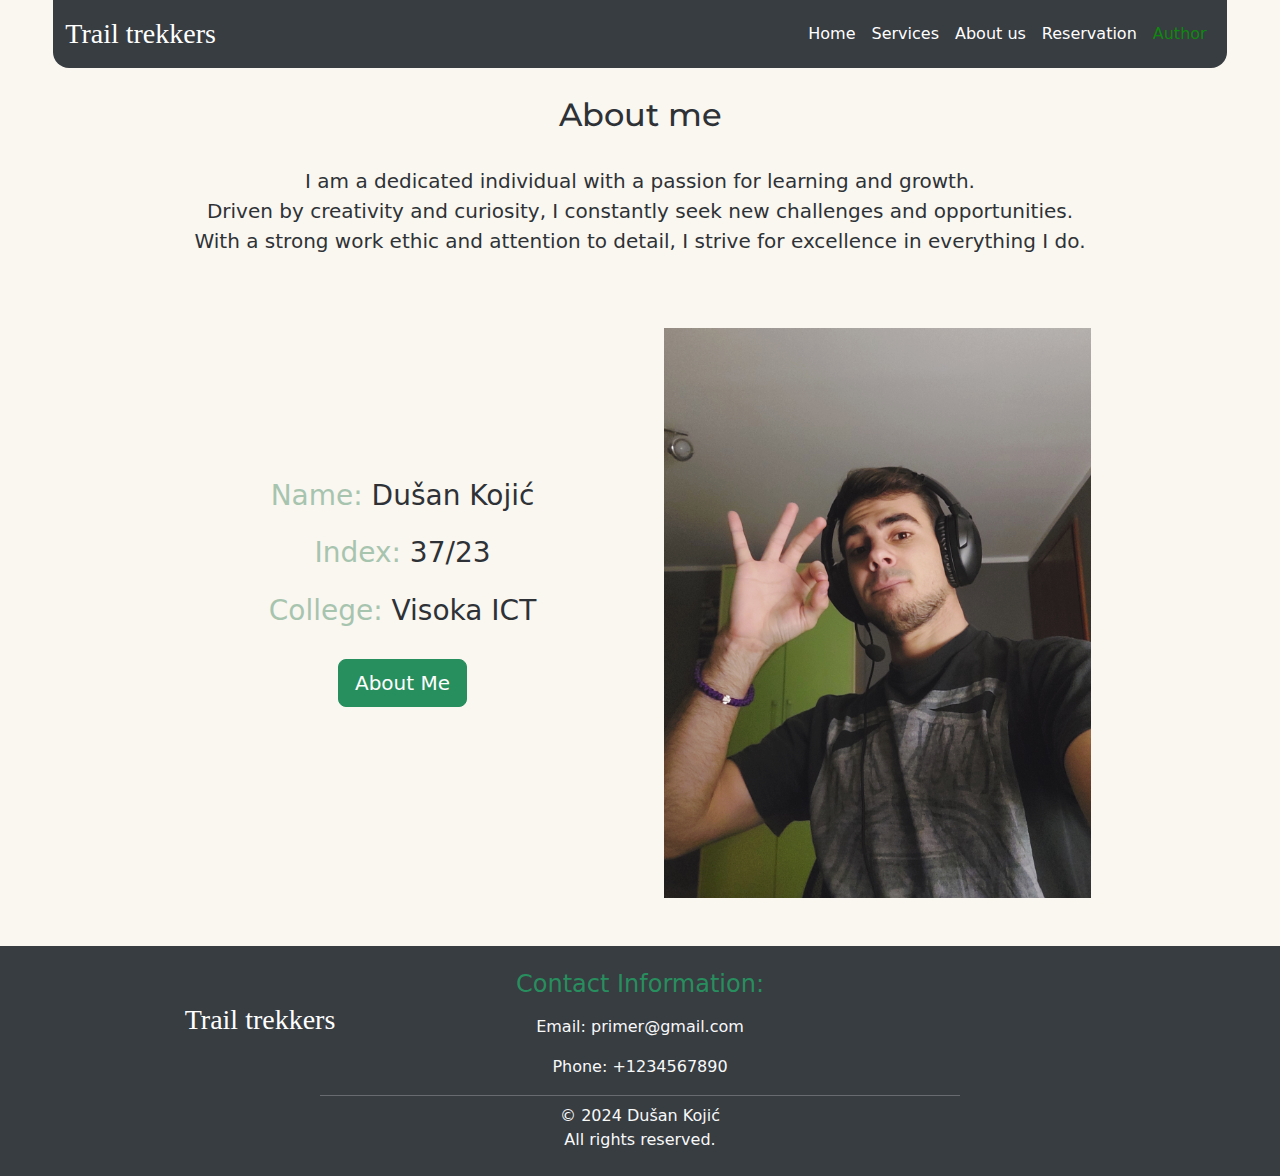
<file: aboutme.html>
<!DOCTYPE html>
<html lang="en">
  <head>
    <title>Trail Trekkers</title>
    <meta charset="utf-8"/>
    <meta name="viewport" content="width=device-width, initial-scale=1.0"/>
    <meta name="keywords" content="Crew, Camping, Outdoor recreation, Adventures"/>
    <meta name="description" content="Discover the wonders of nature with Trail Trekkers."/>
    <link rel="stylesheet" type="text/css" href="css/scss/style.css"/>
    <link rel="shortcut icon" type="img/jpg" href="img/tabico.jpg"/>
    <link href="https://cdn.jsdelivr.net/npm/bootstrap@5.3.3/dist/css/bootstrap.min.css" rel="stylesheet" integrity="sha384-QWTKZyjpPEjISv5WaRU9OFeRpok6YctnYmDr5pNlyT2bRjXh0JMhjY6hW+ALEwIH" crossorigin="anonymous"/>
    <link rel="stylesheet" href="https://cdnjs.cloudflare.com/ajax/libs/font-awesome/6.5.1/css/all.min.css" integrity="sha512-DTOQO9RWCH3ppGqcWaEA1BIZOC6xxalwEsw9c2QQeAIftl+Vegovlnee1c9QX4TctnWMn13TZye+giMm8e2LwA==" crossorigin="anonymous" referrerpolicy="no-referrer" />
    <link rel="stylesheet" href="https://cdn.jsdelivr.net/npm/bootstrap-icons@1.11.3/font/bootstrap-icons.min.css"/>
    <link rel="preconnect" href="https://fonts.googleapis.com"/>
<link rel="preconnect" href="https://fonts.gstatic.com" crossorigin/>
<link href="https://fonts.googleapis.com/css2?family=Montserrat:ital,wght@0,100..900;1,100..900&family=Permanent+Marker&display=swap" rel="stylesheet"/>
  </head>
  <body>
    <div id="wrap">
      <!--header i slider-->
        <div id="gornji">
         <!--header-->
          <header data-bs-theme="dark">  
            <nav class="navbar fixed-top navbar-expand-md bg-body-tertiary navbar navbar-dark bg-dark col-11 rounded-bottom-4">
              <div class="container-fluid foo">
                <a class="navbar-brand fs-3 logonaslov" href="index.html"><span><i class="fa-solid fa-tree"></i></span>Trail <span>trekkers</span></a>
                  <button class="navbar-toggler" type="button" data-bs-toggle="collapse" data-bs-target="#navbarNavAltMarkup" aria-controls="navbarNavAltMarkup" aria-expanded="false" aria-label="Toggle navigation">
                    <span class="navbar-toggler-icon"></span>
                  </button>
                <div class="collapse navbar-collapse justify-content-end" id="navbarNavAltMarkup">
                  <div class="navbar-nav">
                    <a class="nav-link" aria-current="page" href="index.html">Home</a>
                    <a class="nav-link" href="index.html#service">Services</a>
                    <a class="nav-link" href="aboutus.html">About us</a>
                    <a class="nav-link" href="reservation.html">Reservation</a>
                    <a class="nav-link active haver" href="aboutme.html">Author</a>
                  </div>
                </div>
              </div>
            </nav>
          </header>
          </div>
          <!--About me-->
          <main id="pozadinabout" class="pozadinarezervacije pt-5">
            <div class="text-center pt-4 container-md">
              <h2 class="pt-4 naslov">About me</h2>
              <p class="lead py-4 m-0">I am a dedicated individual with a passion for learning and growth.<br/>
                Driven by creativity and curiosity, I constantly seek new challenges and opportunities.<br/>
                With a strong work ethic and attention to detail, I strive for excellence in everything I do.</p>
            </div>
            <section class="container-lg py-5">
                <article class="row justify-content-center align-items-center">
                    <div class="col-8 col-lg-5 mb-5 text-center">
                        <h1 class="py-2 h3"><span class="obojenitekst">Name:</span> Dušan Kojić</h1>
                        <h1 class="py-2 h3"><span class="obojenitekst">Index:</span> 37/23</h1>
                        <h1 class="py-2 h3"><span class="obojenitekst">College:</span> Visoka ICT</h1>
                        <a href="https://duxann.github.io" type="button" class="btn btn-success btn-lg mt-3" target="_blank">About Me</a>
                    </div>
                    <div class="col-9 col-xl-5 col-lg-6 col-md-7 col-sm-8">
                        <img class="container-fluid" src="img/ja2.jpg" alt="ja"/>
                    </div>
                </article>
            </section>
          </main>
          <div id="poz">
            <footer class="text-light">
              <div class="container">
                <div class="row justify-content-center align-items-center">
                  <div class="col-lg-4 col-8 text-center foo my-3">
                    <a class="navbar-brand fs-3 logonaslov" href="index.html"><span><i class="fa-solid fa-tree"></i></span>Trail <span>trekkers</span></a>
                  </div>
                  <div class="col-lg-4 col-8 footer-contact text-center mt-4">
                    <h4 class="mb-3 text-success">Contact Information:</h4>
                    <p>Email: primer@gmail.com</p>
                    <p>Phone: +1234567890</p>
                  </div>
                  <div class="col-lg-4 col-8 footer-social text-center foo my-3">
                    <a class="footer-brand mx-2 fs-3" href="https://www.facebook.com" target="_blank"><i class="fab fa-facebook-f"></i></a>
                    <a class="footer-brand mx-2 fs-3" href="https://twitter.com" target="_blank"><i class="fa-brands fa-x-twitter"></i></a>
                    <a class="footer-brand mx-2 fs-3" href="https://www.instagram.com" target="_blank"><i class="fab fa-instagram"></i></a>
                    <a class="footer-brand mx-2 fs-3" href="https://drive.google.com/drive/folders/1EEV2OpoADp5Km_YkroxqVRoQ4jBDRw3o?usp=drive_link" target="_blank"><i class="fa-brands fa-sass"></i></a>
                    <a class="footer-brand mx-2 fs-3" href="sitemap.xml" target="_blank"><i class="fa-solid fa-sitemap"></i></a>
                    <a class="footer-brand mx-2 fs-3" href="robots.txt" target="_blank"><i class="fa-solid fa-robot"></i></a>
                  </div>
                </div>
              </div>
              <hr class="col-6 m-auto"/>
              <div class="copyright py-2 text-center">
                <p>&copy; 2024 Dušan Kojić <br/> All rights reserved.</p>
              </div>
            </footer>
            </div>
         </div>
            <script src="https://cdn.jsdelivr.net/npm/bootstrap@5.3.3/dist/js/bootstrap.bundle.min.js" integrity="sha384-YvpcrYf0tY3lHB60NNkmXc5s9fDVZLESaAA55NDzOxhy9GkcIdslK1eN7N6jIeHz" crossorigin="anonymous"></script>
      </body>
    </html>
</file>
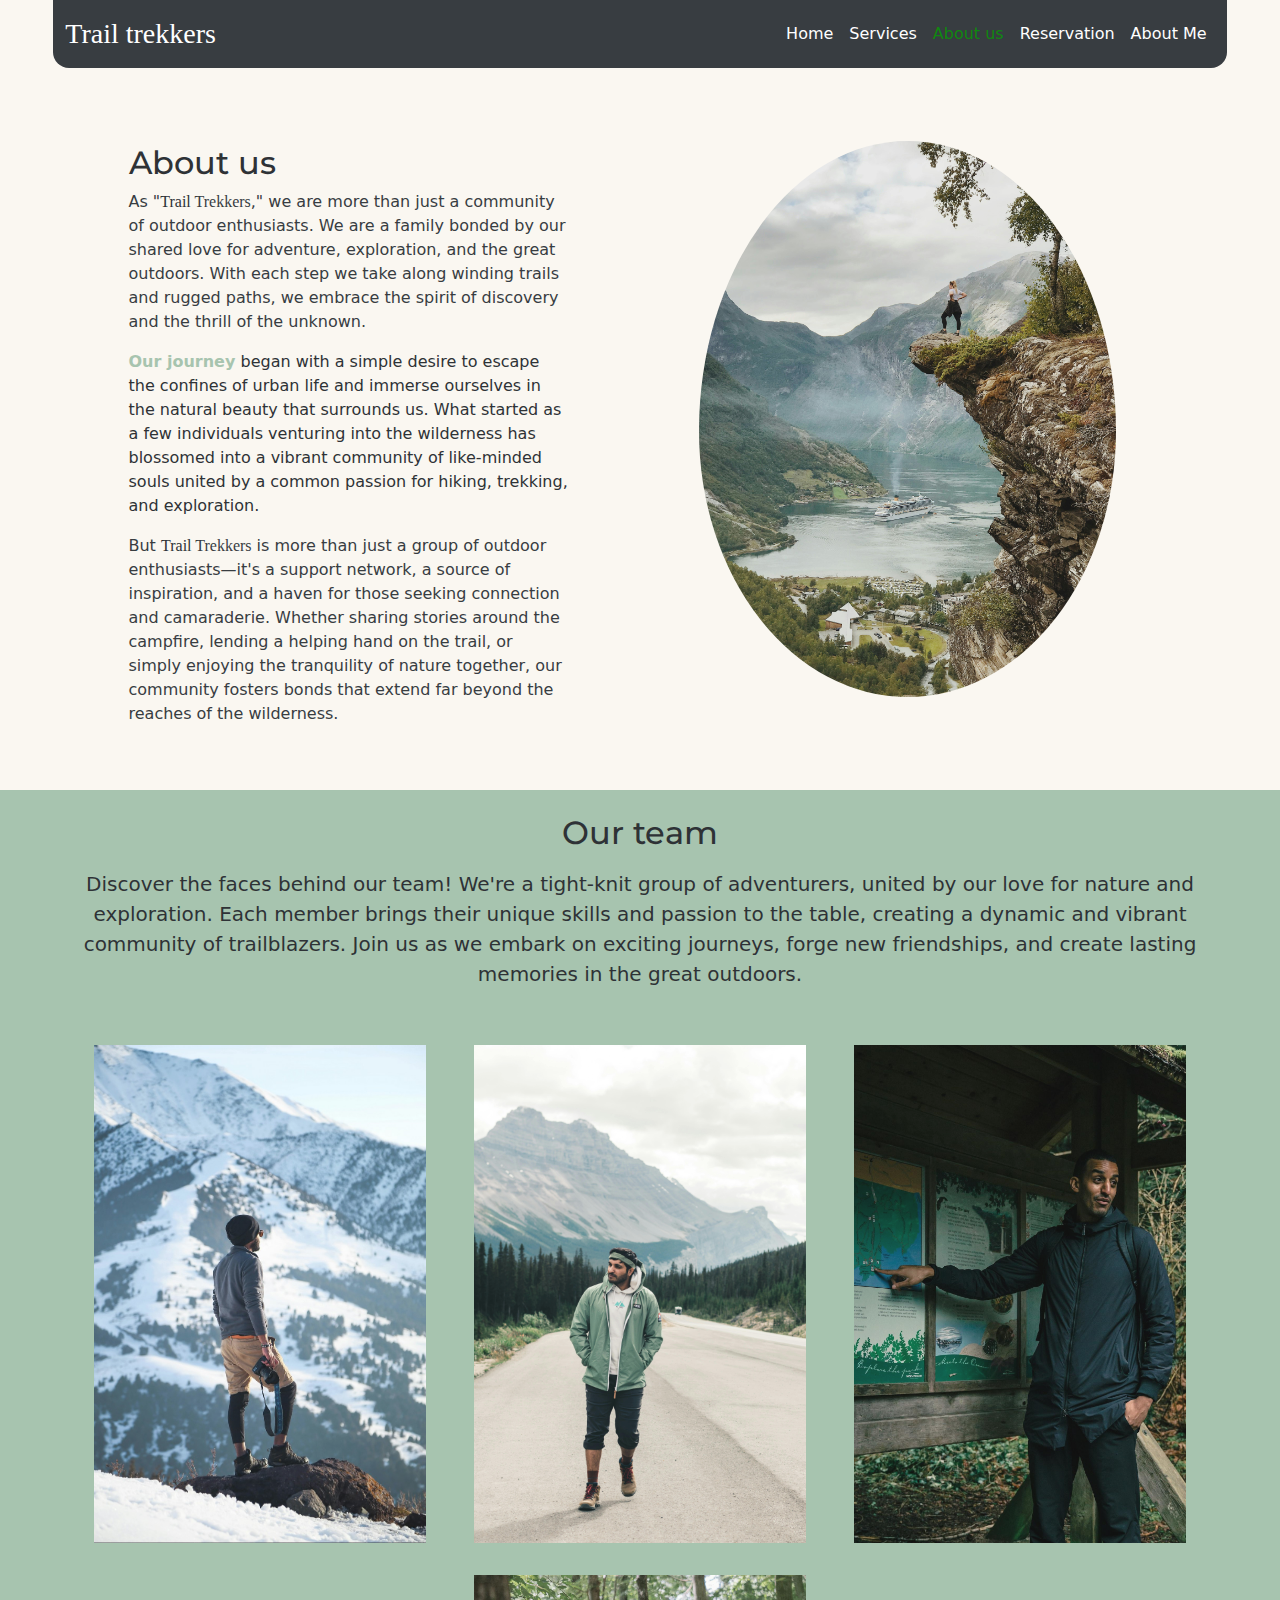
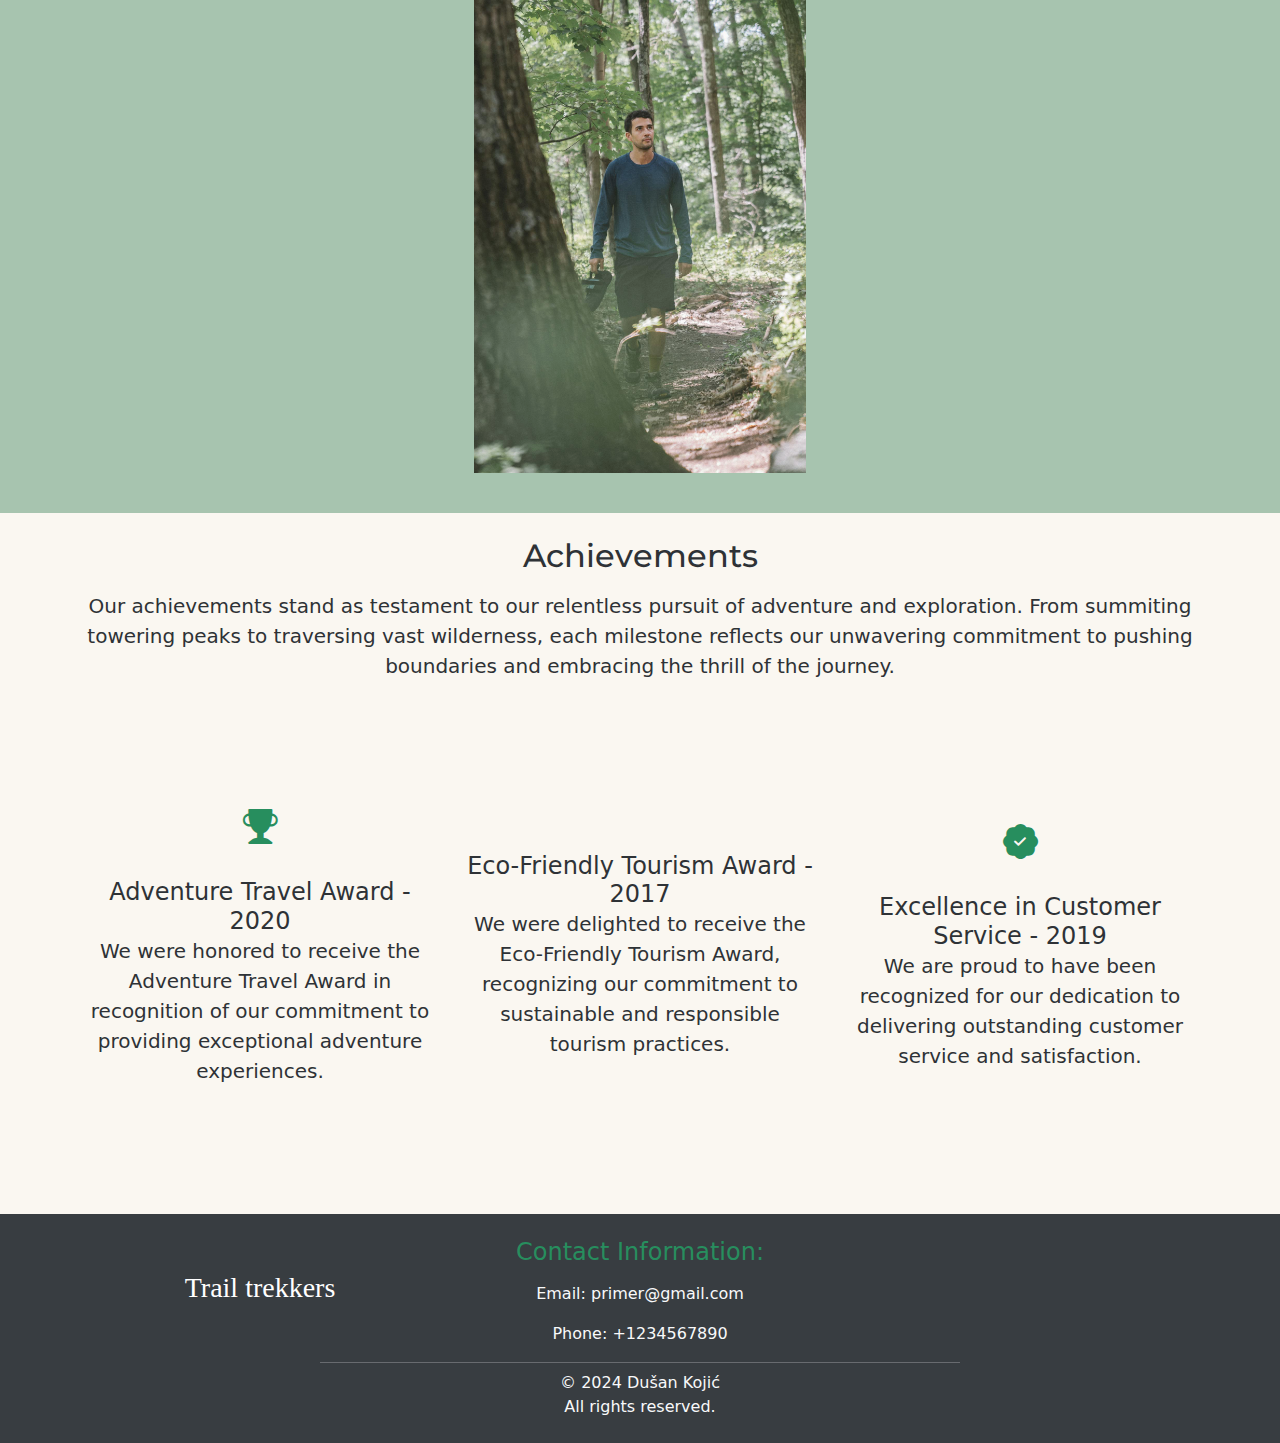
<file: aboutus.html>
<!DOCTYPE html>
<html lang="en">
  <head>
    <title>Trail Trekkers</title>
    <meta charset="utf-8"/>
    <meta name="viewport" content="width=device-width, initial-scale=1.0">
    <meta name="keywords" content="Crew, Camping, Outdoor recreation, Adventures"/>
    <meta name="description" content="Discover the wonders of nature with Trail Trekkers."/>
    <link rel="stylesheet" type="text/css" href="css/scss/style.css"/>
    <link rel="shortcut icon" type="img/jpg" href="img/tabico.jpg"/>
    <link href="https://cdn.jsdelivr.net/npm/bootstrap@5.3.3/dist/css/bootstrap.min.css" rel="stylesheet" integrity="sha384-QWTKZyjpPEjISv5WaRU9OFeRpok6YctnYmDr5pNlyT2bRjXh0JMhjY6hW+ALEwIH" crossorigin="anonymous"/>
    <link rel="stylesheet" href="https://cdnjs.cloudflare.com/ajax/libs/font-awesome/6.5.1/css/all.min.css" integrity="sha512-DTOQO9RWCH3ppGqcWaEA1BIZOC6xxalwEsw9c2QQeAIftl+Vegovlnee1c9QX4TctnWMn13TZye+giMm8e2LwA==" crossorigin="anonymous" referrerpolicy="no-referrer" />
    <link rel="stylesheet" href="https://cdn.jsdelivr.net/npm/bootstrap-icons@1.11.3/font/bootstrap-icons.min.css"/>
    <link rel="preconnect" href="https://fonts.googleapis.com"/>
<link rel="preconnect" href="https://fonts.gstatic.com" crossorigin/>
<link href="https://fonts.googleapis.com/css2?family=Montserrat:ital,wght@0,100..900;1,100..900&family=Permanent+Marker&display=swap" rel="stylesheet"/>
  </head>
  <body>
    <div id="wrap">
      <!--header i slider-->
        <div id="gornji">
         <!--header-->
          <header data-bs-theme="dark">  
            <nav class="navbar fixed-top navbar-expand-md bg-body-tertiary navbar navbar-dark bg-dark col-11 rounded-bottom-4">
              <div class="container-fluid foo">
                <a class="navbar-brand fs-3 logonaslov" href="index.html"><span><i class="fa-solid fa-tree"></i></span>Trail <span>trekkers</span></a>
                  <button class="navbar-toggler" type="button" data-bs-toggle="collapse" data-bs-target="#navbarNavAltMarkup" aria-controls="navbarNavAltMarkup" aria-expanded="false" aria-label="Toggle navigation">
                    <span class="navbar-toggler-icon"></span>
                  </button>
                <div class="collapse navbar-collapse justify-content-end" id="navbarNavAltMarkup">
                  <div class="navbar-nav">
                    <a class="nav-link" aria-current="page" href="index.html">Home</a>
                    <a class="nav-link" href="index.html#service">Services</a>
                    <a class="nav-link active haver" href="aboutus.html">About us</a>
                    <a class="nav-link" href="reservation.html">Reservation</a>
                    <a class="nav-link" href="aboutme.html">About Me</a>
                  </div>
                </div>
              </div>
            </nav>
          </header>
          </div>
          <!--About us-->
          <main id="pozadinabout" class="py-5">
            <article class="container">
            <section id="onama" class="pt-5 row w-100 justify-content-center align-items-center">
              <article class="text-start container-md col-10 col-xl-5 col-lg-7 py-5">
                <h2 class="naslov">About us</h2>
              <p><span class="teksthover2"><span class="teksthover">As "</span><span class="tekstfont">Trail <span class="teksthover">Trekkers</span></span><span class="teksthover">," we are more than just a community of outdoor enthusiasts. We are a family bonded by our shared love for adventure, exploration, and the great outdoors. With each step we take along winding trails and rugged paths, we embrace the spirit of discovery and the thrill of the unknown.</span></span></p>
              <p><span class="coloredtekst fw-bold">Our journey</span> began with a simple desire to escape the confines of urban life and immerse ourselves in the natural beauty that surrounds us. What started as a few individuals venturing into the wilderness has blossomed into a vibrant community of like-minded souls united by a common passion for hiking, trekking, and exploration.</p>
              <p><span class="teksthover2"><span class="teksthover">But </span><span class="tekstfont">Trail <span class="teksthover">Trekkers</span></span><span class="teksthover"> is more than just a group of outdoor enthusiasts—it's a support network, a source of inspiration, and a haven for those seeking connection and camaraderie. Whether sharing stories around the campfire, lending a helping hand on the trail, or simply enjoying the tranquility of nature together, our community fosters bonds that extend far beyond the reaches of the wilderness.</span></span></p>
            </article>
              <article class="text-article zaokruzi container-lg col-9 col-lg-5 pb-4">
                <img class="container-fluid zaokruzi pb-4" src="img/litica.jpg" alt="litica"/>
              </article>
            </section>
          </article>
          <!--Our team-->
            <section id="clanovi">
                    <div class="text-center pt-4 container-md">
                      <h2 class="naslov">Our team</h2>
                      <p class="lead pt-2">Discover the faces behind our team! We're a tight-knit group of adventurers, united by our love for nature and exploration. Each member brings their unique skills and passion to the table, creating a dynamic and vibrant community of trailblazers. Join us as we embark on exciting journeys, forge new friendships, and create lasting memories in the great outdoors.</p>
                    </div>
              <article class="container-lg py-4">
                <section class="row justify-content-center align-items-center">
                <div class="team-member kvadrat col-xxl-3 col-xl-4 col-lg-5 col-md-5 col-sm-8 col-9 py-3">
                    <img class="container-fluid" src="img/covek1.jpg" alt="covek1"/>
                    <div class="overlay-text">
                        <h3 class="logonaslov">John Smith</h3>
                        <p class="fw-bold">Lens Pro</p>
                        <p>Professional photographer is more than just a picture-taker; he's a storyteller capturing moments that speak volumes. With an eye for detail and a passion for visual storytelling, John transform ordinary scenes into extraordinary narratives, preserving memories that last a lifetime.</p>
                    </div>
                </div>
                <div class="team-member kvadrat col-xxl-3 col-xl-4 col-lg-5 col-md-5 col-9 col-sm-8 py-3">
                    <img class="container-fluid" src="img/covek2.jpg" alt="covek1"/>
                    <div class="overlay-text">
                        <h3 class="logonaslov">Jackson Rivers</h3>
                        <p class="fw-bold">Proffesional trainer</p>
                        <p>Our training expert is a seasoned professional dedicated to empowering individuals with the knowledge and skills needed to succeed. With a wealth of experience and a passion for education, Jackson create dynamic and engaging learning experiences tailored to each participant's needs.</p>
                    </div>
                </div>
                <div class="team-member kvadrat col-xxl-3 col-xl-4 col-lg-5 col-md-5 col-9 col-sm-8 py-3">
                    <img class="container-fluid" src="img/covek3.jpg" alt="covek1"/>
                    <div class="overlay-text">
                        <h3 class="logonaslov">Nathan Brooks</h3>
                        <p class="fw-bold">Trail Master</p>
                        <p>Nathan is the heartbeat of our adventures, blending expertise with enthusiasm to lead you on unforgettable journeys. With a deep understanding of the terrain and a knack for storytelling, whether our guide is dedicated to ensuring your experience is both enriching and exhilarating, leaving you with memories.</p>
                    </div>
                </div>
                <div class="team-member kvadrat col-xxl-3 col-xl-4 col-lg-5 col-md-5 col-9 col-sm-8 py-3">
                    <img class="container-fluid" src="img/covek5.jpg" alt="covek1"/>
                    <div class="overlay-text">
                        <h3 class="logonaslov">Liam Carter</h3>
                        <p class="fw-bold">Trekk Explorer</p>
                        <p>Liam Carter is a seasoned explorer with a passion for venturing into the world's most remote and challenging landscapes. With years of experience in wilderness navigation and survival skills, he has led expeditions to some of the planet's most breathtaking and untouched regions.</p>
                    </div>
                </div>
                </section>
              </article>
            </section>
            <!--Achievements-->
            <div class="text-center pt-4 container-md">
              <h2 class="naslov">Achievements</h2>
              <p class="lead pt-2">Our achievements stand as testament to our relentless pursuit of adventure and exploration. From summiting towering peaks to traversing vast wilderness, each milestone reflects our unwavering commitment to pushing boundaries and embracing the thrill of the journey.</p>
            </div>
            <div class="container-lg">
              <section class="row py-5 align-items-center justify-content-center">
                <article class="col-9 col-lg-4 col-md-5 my-2 visina">
                  <div class="card-border-0">
                    <div class="card-body text-center py-4">
                      <div class="container-fluid p-4">
                        <i class="bi bi-trophy-fill text-success servis"></i>
                      </div>
                      <h4 class="card-title text-dark">Adventure Travel Award - 2020</h4>
                      <p class="lead card-subtitle text-dark">We were honored to receive the Adventure Travel Award in recognition of our commitment to providing exceptional adventure experiences.</p>
                    </div>
                  </div>
                </article>
                <article class="col-9 col-lg-4 col-md-5 my-2 visina">
                  <div class="card-border-0">
                    <div class="card-body text-center py-4">
                      <div class="container-fluid p-4">
                        <i class="fa-solid fa-trophy text-success servis py-2"></i>
                      </div>
                      <h4 class="card-title text-dark">Eco-Friendly Tourism Award - 2017</h4>
                      <p class="lead card-subtitle text-dark">We were delighted to receive the Eco-Friendly Tourism Award, recognizing our commitment to sustainable and responsible tourism practices.</p>
                    </div>
                  </div>
                </article>
                <article class="col-9 col-lg-4 col-md-6 my-2 visina">
                  <div class="card-border-0">
                    <div class="card-body text-center py-4">
                      <div class="container-fluid p-4">
                        <i class="bi bi-patch-check-fill text-success servis"></i>
                      </div>
                      <h4 class="card-title text-dark">Excellence in Customer Service - 2019</h4>
                      <p class="lead card-subtitle text-dark">We are proud to have been recognized for our dedication to delivering outstanding customer service and satisfaction.</p>
                    </div>
                  </div>
                </article>
          </section>
        </div>
          </main>
          <div id="poz">
          <footer class="text-light">
            <div class="container">
              <div class="row justify-content-center align-items-center">
                <div class="col-lg-4 col-8 text-center foo my-3">
                  <a class="navbar-brand fs-3 logonaslov" href="index.html"><span><i class="fa-solid fa-tree"></i></span>Trail <span>trekkers</span></a>
                </div>
                <div class="col-lg-4 col-8 footer-contact text-center mt-4">
                  <h4 class="mb-3 text-success">Contact Information:</h4>
                  <p>Email: primer@gmail.com</p>
                  <p>Phone: +1234567890</p>
                </div>
                <div class="col-lg-4 col-8 footer-social text-center foo my-3">
                  <a class="footer-brand mx-2 fs-3" href="https://www.facebook.com" target="_blank"><i class="fab fa-facebook-f"></i></a>
                  <a class="footer-brand mx-2 fs-3" href="https://twitter.com" target="_blank"><i class="fa-brands fa-x-twitter"></i></a>
                  <a class="footer-brand mx-2 fs-3" href="https://www.instagram.com" target="_blank"><i class="fab fa-instagram"></i></a>
                  <a class="footer-brand mx-2 fs-3" href="https://drive.google.com/drive/folders/1EEV2OpoADp5Km_YkroxqVRoQ4jBDRw3o?usp=drive_link" target="_blank"><i class="fa-brands fa-sass"></i></a>
                  <a class="footer-brand mx-2 fs-3" href="sitemap.xml" target="_blank"><i class="fa-solid fa-sitemap"></i></a>
                  <a class="footer-brand mx-2 fs-3" href="robots.txt" target="_blank"><i class="fa-solid fa-robot"></i></a>
                </div>
              </div>
            </div>
            <hr class="col-6 m-auto"/>
            <div class="copyright py-2 text-center">
              <p>&copy; 2024 Dušan Kojić <br/> All rights reserved.</p>
            </div>
          </footer>
          </div>
      </div>
          <script src="https://cdn.jsdelivr.net/npm/bootstrap@5.3.3/dist/js/bootstrap.bundle.min.js" integrity="sha384-YvpcrYf0tY3lHB60NNkmXc5s9fDVZLESaAA55NDzOxhy9GkcIdslK1eN7N6jIeHz" crossorigin="anonymous"></script>
    </body>
  </html>
</file>
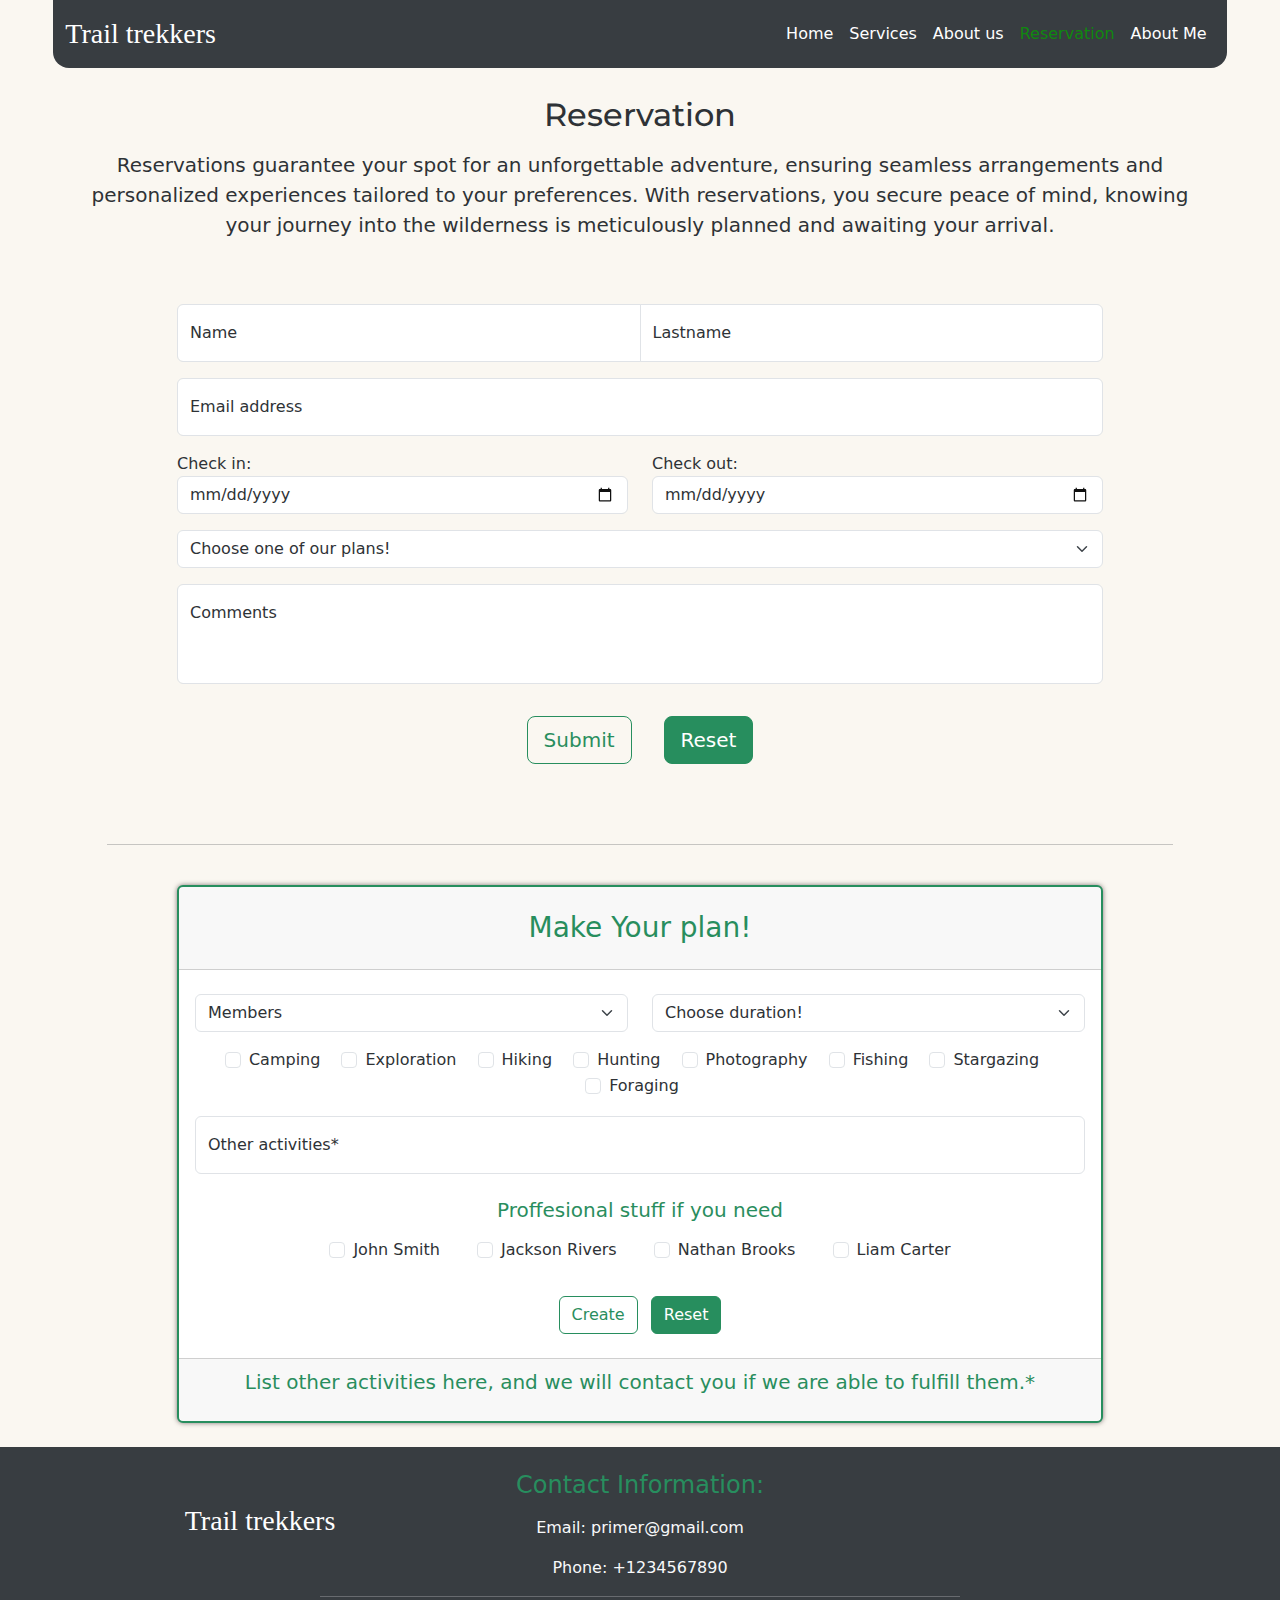
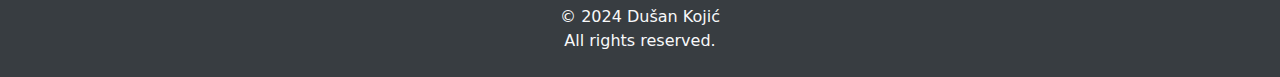
<file: reservation.html>
<!DOCTYPE html>
<html lang="en">
  <head>
    <title>Trail Trekkers</title>
    <meta charset="utf-8"/>
    <meta name="viewport" content="width=device-width, initial-scale=1.0">
    <meta name="keywords" content="Crew, Camping, Outdoor recreation, Adventures"/>
    <meta name="description" content="Discover the wonders of nature with Trail Trekkers."/>
    <link rel="stylesheet" type="text/css" href="css/scss/style.css"/>
    <link rel="shortcut icon" type="img/jpg" href="img/tabico.jpg"/>
    <link href="https://cdn.jsdelivr.net/npm/bootstrap@5.3.3/dist/css/bootstrap.min.css" rel="stylesheet" integrity="sha384-QWTKZyjpPEjISv5WaRU9OFeRpok6YctnYmDr5pNlyT2bRjXh0JMhjY6hW+ALEwIH" crossorigin="anonymous"/>
    <link rel="stylesheet" href="https://cdnjs.cloudflare.com/ajax/libs/font-awesome/6.5.1/css/all.min.css" integrity="sha512-DTOQO9RWCH3ppGqcWaEA1BIZOC6xxalwEsw9c2QQeAIftl+Vegovlnee1c9QX4TctnWMn13TZye+giMm8e2LwA==" crossorigin="anonymous" referrerpolicy="no-referrer" />
    <link rel="stylesheet" href="https://cdn.jsdelivr.net/npm/bootstrap-icons@1.11.3/font/bootstrap-icons.min.css"/>
    <link rel="preconnect" href="https://fonts.googleapis.com"/>
<link rel="preconnect" href="https://fonts.gstatic.com" crossorigin/>
<link href="https://fonts.googleapis.com/css2?family=Montserrat:ital,wght@0,100..900;1,100..900&family=Permanent+Marker&display=swap" rel="stylesheet"/>
  </head>
  <body>
    <div id="wrap">
      <!--header i slider-->
        <div id="gornji">
         <!--header-->
          <header data-bs-theme="dark">  
            <nav class="navbar fixed-top navbar-expand-md bg-body-tertiary navbar navbar-dark bg-dark col-11 rounded-bottom-4">
              <div class="container-fluid foo">
                <a class="navbar-brand fs-3 logonaslov" href="index.html"><span><i class="fa-solid fa-tree"></i></span>Trail <span>trekkers</span></a>
                  <button class="navbar-toggler" type="button" data-bs-toggle="collapse" data-bs-target="#navbarNavAltMarkup" aria-controls="navbarNavAltMarkup" aria-expanded="false" aria-label="Toggle navigation">
                    <span class="navbar-toggler-icon"></span>
                  </button>
                <div class="collapse navbar-collapse justify-content-end" id="navbarNavAltMarkup">
                  <div class="navbar-nav">
                    <a class="nav-link" aria-current="page" href="index.html">Home</a>
                    <a class="nav-link" href="index.html#service">Services</a>
                    <a class="nav-link" href="aboutus.html">About us</a>
                    <a class="nav-link active haver" href="reservation.html">Reservation</a>
                    <a class="nav-link" href="aboutme.html">About Me</a>
                  </div>
                </div>
              </div>
            </nav>
          </header>
          </div>
          <main id="pozadinabout" class="pozadinarezervacije pt-5">
            <!--Naslov-->
            <div class="text-center pt-4 container-md">
              <h2 class="pt-4 naslov">Reservation</h2>
              <p class="lead pt-2">Reservations guarantee your spot for an unforgettable adventure, ensuring seamless arrangements and personalized experiences tailored to your preferences. With reservations, you secure peace of mind, knowing your journey into the wilderness is meticulously planned and awaiting your arrival.
              </p>
            </div>
            <section class="container-lg py-5">
              <article class="row align-items-center justify-content-center">
                <div class="col-11 col-lg-10">
              <!--Forma-->
              <form method="Post" action="#">
                <!--Ime i prezime-->
                <div class="input-group col-12">
                  <div class="form-floating mb-3">
                    <input type="text" class="form-control" id="floatingInput" placeholder="Name" required>
                    <label for="floatingInput">Name</label>
                  </div>
                  <div class="form-floating mb-3">
                    <input type="text" class="form-control" id="floatingInput" placeholder="Lastname" required>
                    <label for="floatingInput">Lastname</label>
                  </div>
                </div>
                <!--Email-->
                <div class="form-floating mb-3">
                  <input type="email" class="form-control" id="floatingInput" placeholder="name@example.com" required>
                  <label for="floatingInput">Email address</label>
                </div>
                <!--Datumi-->
                <div class="row justify-content-center align-items-center">  
                <div class="mb-3 col-6">
                    <label for="checkin">Check in:</label>
                    <input type="date" class="form-control" id="checkin" name="checkin" required>
                  </div>
                  <div class="mb-3 col-6">
                    <label for="checkout">Check out:</label>
                    <input type="date" class="form-control" id="checkout" name=" checkout" required>
                  </div>
                </div>
                <div class="mb-3">
                  <select class="form-select" id="floatingSelect" aria-label="Floating label select example">
                    <option selected>Choose one of our plans!</option>
                    <option value="1">Standard</option>
                    <option value="2">Premium</option>
                    <option value="3">Wilderness Wanderer</option>
                    <option value="4">Your plan</option>
                  </select>
                </div>
                <!--Text area-->
                <div class="form-floating mb-3">
                  <textarea class="form-control tekstarea" placeholder="Leave a comment here" id="floatingTextarea2" style="height: 100px"></textarea>
                  <label for="floatingTextarea2">Comments</label>
                </div>
                <div class="form-floating mb-3 dugmeblok">
                <input type="submit" name="dugme" id="dugme" class="btn btn-lg btn-outline-success m-3" value="Submit"/>
                <input type="reset" name="restart" id="restart" class="btn btn-lg btn-success m-3" value="Reset"/>
              </div>
              </form>
            </div>
            </article>
            </section>
            <hr class="col-10 m-auto pt-3"/>
             <!--Druga forma-->
            <section class="container-lg">
             <div class="row justify-content-center align-items-center">
            <section class="col-12 col-lg-10 col-md-11 my-4">
          <div class="card border-success border-2 senka">
              <div class="card-header text-center text-success">
                <h1 class="h3 m-3">Make Your plan!</h1>
              </div>
                <div class="card-body text-center py-4">
                  <form method="Post" action="#">
                    <div class="row">
                    <div class="mb-3 col-6">
                      <select class="form-select" id="floatingSelect" aria-label="Floating label select example">
                      <option selected>Members</option>
                        <option value="1">1-2</option>
                        <option value="2">2-5</option>
                        <option value="3">5-10</option>
                        <option value="4">10+</option>
                      </select>
                    </div>
                    <div class="mb-3 col-6">
                      <select class="form-select" id="floatingSelect" aria-label="Floating label select example">
                        <option selected>Choose duration!</option>
                        <option value="1">One day</option>
                        <option value="2">One-five days</option>
                        <option value="3">Week</option>
                        <option value="4">Month</option>
                      </select>
                    </div>
                    </div>
                    <!--Checkboxovi-->
                    <article class="container">
                    <div class="form-check form-check-inline">
                      <input class="form-check-input" type="checkbox" id="inlineCheckbox1" value="option1">
                      <label class="form-check-label" for="inlineCheckbox1">Camping</label>
                    </div>
                    <div class="form-check form-check-inline">
                      <input class="form-check-input" type="checkbox" id="inlineCheckbox2" value="option2">
                      <label class="form-check-label" for="inlineCheckbox2">Exploration</label>
                    </div>
                    <div class="form-check form-check-inline">
                      <input class="form-check-input" type="checkbox" id="inlineCheckbox3" value="option3">
                      <label class="form-check-label" for="inlineCheckbox3">Hiking</label>
                    </div>
                    <div class="form-check form-check-inline">
                      <input class="form-check-input" type="checkbox" id="inlineCheckbox4" value="option4">
                      <label class="form-check-label" for="inlineCheckbox4">Hunting</label>
                    </div>
                    <div class="form-check form-check-inline">
                      <input class="form-check-input" type="checkbox" id="inlineCheckbox5" value="option5">
                      <label class="form-check-label" for="inlineCheckbox5">Photography</label>
                    </div>
                    <div class="form-check form-check-inline">
                      <input class="form-check-input" type="checkbox" id="inlineCheckbox6" value="option6">
                      <label class="form-check-label" for="inlineCheckbox6">Fishing</label>
                    </div>
                    <div class="form-check form-check-inline">
                      <input class="form-check-input" type="checkbox" id="inlineCheckbox7" value="option7">
                      <label class="form-check-label" for="inlineCheckbox7">Stargazing</label>
                    </div>
                    <div class="form-check form-check-inline">
                      <input class="form-check-input" type="checkbox" id="inlineCheckbox8" value="option8">
                      <label class="form-check-label" for="inlineCheckbox8">Foraging</label>
                    </div>
                  </article>
                    <div class="form-floating my-3">
                      <input type="text" class="form-control" id="activities" placeholder="activities">
                      <label for="activities">Other activities*</label>
                    </div>
                    <h4 class="lead text-success py-2">Proffesional stuff if you need</h4>
                    <div class="form-floating mb-3 col-12">
                      <div class="form-check form-check-inline mx-3">
                        <input class="form-check-input" type="checkbox" id="inlineCheckbox9" value="option9">
                        <label class="form-check-label" for="inlineCheckbox9">John Smith</label>
                      </div>
                      <div class="form-check form-check-inline mx-3">
                        <input class="form-check-input" type="checkbox" id="inlineCheckbox10" value="option10">
                        <label class="form-check-label" for="inlineCheckbox10">Jackson Rivers</label>
                      </div>
                      <div class="form-check form-check-inline mx-3">
                        <input class="form-check-input" type="checkbox" id="inlineCheckbox11" value="option11">
                        <label class="form-check-label" for="inlineCheckbox11">Nathan Brooks</label>
                      </div>
                      <div class="form-check form-check-inline mx-3">
                        <input class="form-check-input" type="checkbox" id="inlineCheckbox12" value="option12">
                        <label class="form-check-label" for="inlineCheckbox12">Liam Carter</label>
                      </div>
                    </div>
                    <div class="pt-3">
                      <input type="submit" value="Create" name="plan" class="btn btn-outline-success btn-md"/>
                      <input type="reset" value="Reset" name="restart" class="btn btn-success btn-md ms-2"/>
                    </div>
                  </form>
              </div>
              <div class="card-footer text-center text-success">
                <p class="lead">List <strong>other activities</strong> here, and we will contact you if we are able to fulfill them.*</p>
              </div> 
              </div>
            </section>
          </div>
        </section>
          </main>
          <div id="poz">
            <footer class="text-light">
              <div class="container">
                <div class="row justify-content-center align-items-center">
                  <div class="col-lg-4 col-8 text-center foo my-3">
                    <a class="navbar-brand fs-3 logonaslov" href="index.html"><span><i class="fa-solid fa-tree"></i></span>Trail <span>trekkers</span></a>
                  </div>
                  <div class="col-lg-4 col-8 footer-contact text-center mt-4">
                    <h4 class="mb-3 text-success">Contact Information:</h4>
                    <p>Email: primer@gmail.com</p>
                    <p>Phone: +1234567890</p>
                  </div>
                  <div class="col-lg-4 col-8 footer-social text-center foo my-3">
                    <a class="footer-brand mx-2 fs-3" href="https://www.facebook.com" target="_blank"><i class="fab fa-facebook-f"></i></a>
                    <a class="footer-brand mx-2 fs-3" href="https://twitter.com" target="_blank"><i class="fa-brands fa-x-twitter"></i></a>
                    <a class="footer-brand mx-2 fs-3" href="https://www.instagram.com" target="_blank"><i class="fab fa-instagram"></i></a>
                    <a class="footer-brand mx-2 fs-3" href="https://drive.google.com/drive/folders/1EEV2OpoADp5Km_YkroxqVRoQ4jBDRw3o?usp=drive_link" target="_blank"><i class="fa-brands fa-sass"></i></a>
                    <a class="footer-brand mx-2 fs-3" href="sitemap.xml" target="_blank"><i class="fa-solid fa-sitemap"></i></a>
                    <a class="footer-brand mx-2 fs-3" href="robots.txt" target="_blank"><i class="fa-solid fa-robot"></i></a>
                  </div>
                </div>
              </div>
              <hr class="col-6 m-auto"/>
              <div class="copyright py-2 text-center">
                <p>&copy; 2024 Dušan Kojić <br/> All rights reserved.</p>
              </div>
            </footer>
            </div>
         </div>
            <script src="https://cdn.jsdelivr.net/npm/bootstrap@5.3.3/dist/js/bootstrap.bundle.min.js" integrity="sha384-YvpcrYf0tY3lHB60NNkmXc5s9fDVZLESaAA55NDzOxhy9GkcIdslK1eN7N6jIeHz" crossorigin="anonymous"></script>
      </body>
    </html>
</file>
<file: css/scss/style.css>
* {
  padding: 0px;
  margin: 0px;
  box-sizing: border-box;
}

body {
  background: #2b3035;
}

#wrap {
  background-color: #faf7f0;
  background: url("../../img/pozadina10.jpg");
  background-size: cover;
  background-attachment: fixed;
  opacity: 0.94;
  background-position: center;
}

.wallpaper {
  filter: brightness(0.5);
}

header {
  background-color: #2b3035;
}
header nav {
  z-index: 2220;
  margin: 0px auto;
}

button.carousel-control-prev, button.carousel-control-next {
  height: 100px;
  top: 45%;
}

.logonaslov {
  font-family: "Permanent Marker", cursive;
  font-weight: 400;
  font-style: normal;
}
.logonaslov span {
  color: #fff;
  transition: all 0.5s;
}
.logonaslov span:hover {
  color: white;
}

.foo a {
  color: #fff;
  transition: all 0.5s;
}
.foo a:hover {
  color: green;
}

.naslov {
  font-family: "Montserrat", sans-serif;
  font-optical-sizing: auto;
  font-style: normal;
}

.haver {
  color: green !important;
}

.servis {
  font-size: 35px;
}

#boks article {
  box-shadow: 0px 0px 5px #b7ccc3;
}

.boja {
  background-color: #a2c1aa;
}

#poz {
  background-color: #faf7f0;
}

footer {
  background-color: #2b3035;
}

.senka {
  box-shadow: 0px 0px 5px #796e6e;
}

.zeleni a:hover {
  color: green;
}

.accordion-button:focus {
  box-shadow: 0px 0px 5px green !important;
}

.form-control:focus {
  box-shadow: 0px 0px 10px 0px green !important;
}

.form-select:focus {
  box-shadow: 0px 0px 15px 0px green !important;
}

.form-check-input:checked {
  background-color: green !important;
  border-color: green !important;
}

.form-control:focus {
  box-shadow: 0px 0px 10px 0px green !important;
}

.form-select:focus {
  box-shadow: 0px 0px 15px 0px green !important;
}

.accordion-button:not(.collapsed) {
  background-color: #faf7f0 !important;
}

.setnja {
  filter: brightness(0.8);
}

#pozadinabout {
  background-color: #faf7f0;
}

.kvadrat {
  position: relative;
  display: inline-block;
}

#clanovi {
  background-color: #a2c1aa;
}

.overlay-text {
  position: absolute;
  top: 50%;
  left: 50%;
  transform: translate(-50%, -50%);
  background-color: rgba(0, 0, 0, 0.5);
  color: white;
  padding: 15px;
  opacity: 0;
  transition: opacity 0.3s ease;
  width: 80%;
  height: 90%;
}

.zaokruzi {
  border-radius: 50%;
}

.kvadrat:hover .overlay-text {
  opacity: 1;
}

.coloredtekst {
  color: #a2c1aa;
}

.teksthover2 {
  transition: all 0.2s;
}
.teksthover2:hover {
  color: #a2c1aa;
}
.teksthover2 .tekstfont {
  font-family: "Permanent Marker", cursive;
  font-weight: 400;
  font-style: normal;
}
.teksthover2 .teksthover {
  color: #2b3035;
}

.teksthover4 {
  transition: all 0.2s;
}
.teksthover4:hover {
  color: #faf7f0;
}
.teksthover4 .tekstfont2 {
  font-family: "Permanent Marker", cursive;
  font-weight: 400;
  font-style: normal;
}
.teksthover4 .teksthover3 {
  color: #2b3035;
}

.tekstarea {
  resize: none;
}

.dugmeblok {
  display: flex;
  justify-content: center;
}

.obojenitekst {
  color: #a2c1aa;
}

.modal-backdrop.fade {
  z-index: -1;
}

#pozadinabout {
  height: 100%;
}/*# sourceMappingURL=style.css.map */
</file>
